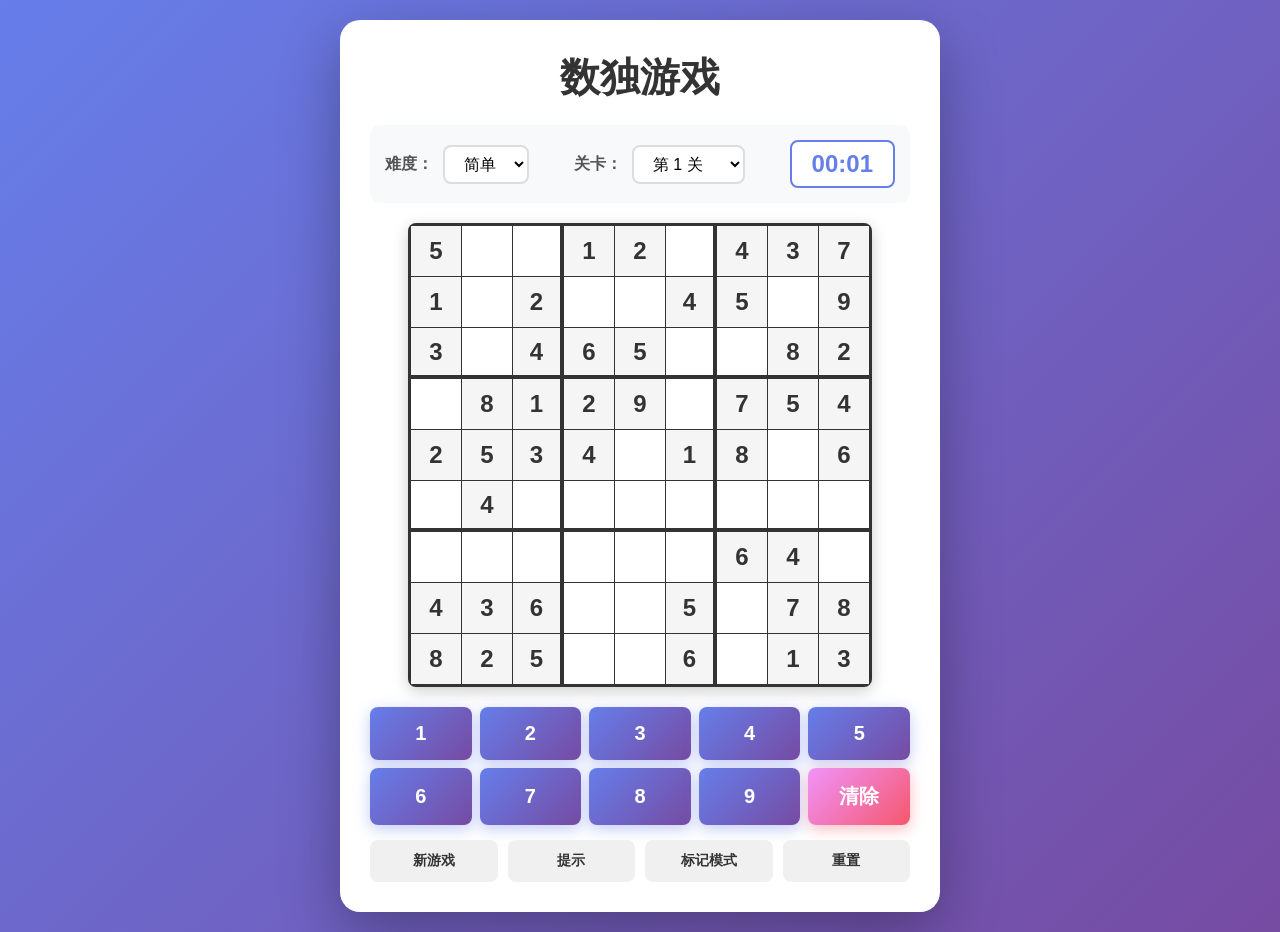
<file: index.html>
<!DOCTYPE html>
<html lang="zh-CN">
<head>
    <meta charset="UTF-8">
    <meta name="viewport" content="width=device-width, initial-scale=1.0, maximum-scale=1.0, user-scalable=no">
    <meta name="theme-color" content="#667eea">
    <meta name="apple-mobile-web-app-capable" content="yes">
    <meta name="apple-mobile-web-app-status-bar-style" content="black-translucent">
    <meta name="apple-mobile-web-app-title" content="数独">
    <title>数独游戏</title>
    <link rel="stylesheet" href="style.css">
    <link rel="manifest" href="manifest.json">
    <link rel="icon" type="image/png" sizes="192x192" href="icon-192.png">
    <link rel="icon" type="image/png" sizes="512x512" href="icon-512.png">
    <link rel="apple-touch-icon" sizes="192x192" href="icon-192.png">
</head>
<body>
    <div class="container">
        <div class="header">
            <h1>数独游戏</h1>
            <div class="game-info">
                <div class="difficulty-selector">
                    <label>难度：</label>
                    <select id="difficulty">
                        <option value="easy">简单</option>
                        <option value="medium">进阶</option>
                        <option value="expert">专家</option>
                    </select>
                </div>
                <div class="level-selector">
                    <label>关卡：</label>
                    <select id="level"></select>
                </div>
                <div class="timer">
                    <span id="timer">00:00</span>
                </div>
            </div>
        </div>

        <div class="game-area">
            <div class="sudoku-board" id="sudokuBoard"></div>
            
            <div class="controls">
                <div class="number-pad">
                    <button class="num-btn" data-num="1">1</button>
                    <button class="num-btn" data-num="2">2</button>
                    <button class="num-btn" data-num="3">3</button>
                    <button class="num-btn" data-num="4">4</button>
                    <button class="num-btn" data-num="5">5</button>
                    <button class="num-btn" data-num="6">6</button>
                    <button class="num-btn" data-num="7">7</button>
                    <button class="num-btn" data-num="8">8</button>
                    <button class="num-btn" data-num="9">9</button>
                    <button class="num-btn clear-btn" data-num="0">清除</button>
                </div>
                
                <div class="action-buttons">
                    <button id="newGameBtn">新游戏</button>
                    <button id="hintBtn">提示</button>
                    <button id="noteModeBtn">标记模式</button>
                    <button id="resetBtn">重置</button>
                </div>
            </div>
        </div>

        <div class="message" id="message"></div>
    </div>

    <div class="modal" id="winModal">
        <div class="modal-content">
            <h2>恭喜！你成功完成了数独！</h2>
            <div class="modal-buttons">
                <button id="nextLevelBtn">下一关</button>
                <button id="backBtn">返回</button>
            </div>
        </div>
    </div>

    <script src="game.js"></script>
    <script>
        if ('serviceWorker' in navigator) {
            window.addEventListener('load', () => {
                navigator.serviceWorker.register('/service-worker.js')
                    .then(registration => {
                        console.log('ServiceWorker注册成功:', registration.scope);
                    })
                    .catch(error => {
                        console.log('ServiceWorker注册失败:', error);
                    });
            });
        }
    </script>
</body>
</html>
</file>
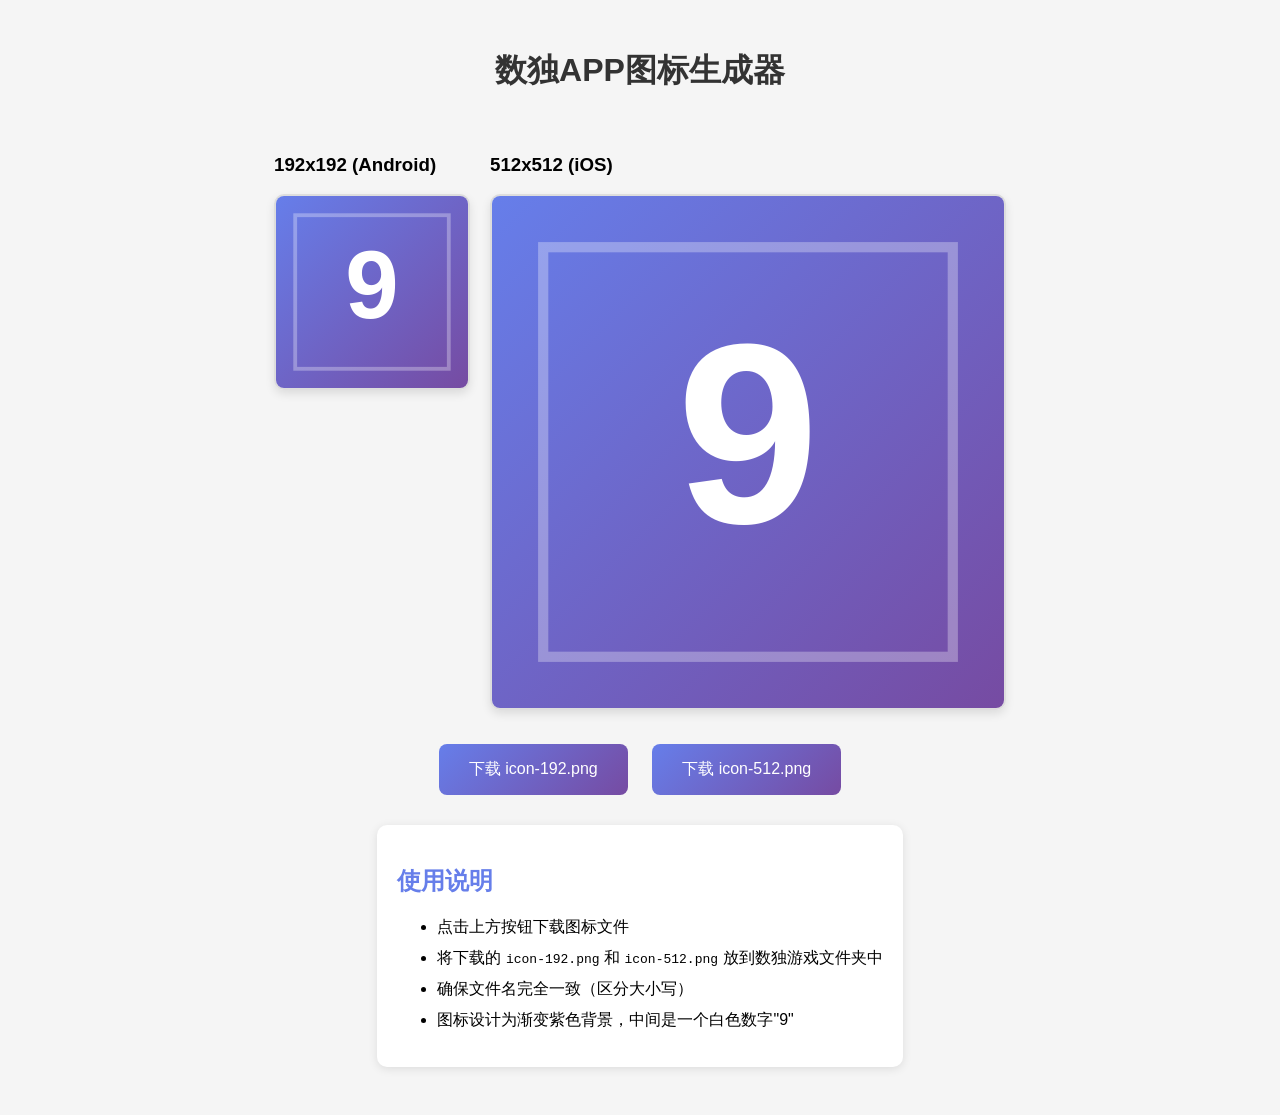
<file: generate-icon.html>
<!DOCTYPE html>
<html lang="zh-CN">
<head>
    <meta charset="UTF-8">
    <meta name="viewport" content="width=device-width, initial-scale=1.0">
    <title>生成数独APP图标</title>
    <style>
        body {
            font-family: Arial, sans-serif;
            display: flex;
            flex-direction: column;
            align-items: center;
            padding: 20px;
            background: #f5f5f5;
        }
        h1 {
            color: #333;
        }
        .canvas-container {
            display: flex;
            gap: 20px;
            margin: 20px 0;
        }
        canvas {
            border: 2px solid #ddd;
            border-radius: 10px;
            box-shadow: 0 4px 10px rgba(0,0,0,0.1);
        }
        button {
            padding: 15px 30px;
            font-size: 16px;
            background: linear-gradient(135deg, #667eea 0%, #764ba2 100%);
            color: white;
            border: none;
            border-radius: 8px;
            cursor: pointer;
            margin: 10px;
        }
        button:hover {
            transform: translateY(-2px);
            box-shadow: 0 6px 20px rgba(102, 126, 234, 0.4);
        }
        .info {
            max-width: 600px;
            background: white;
            padding: 20px;
            border-radius: 10px;
            margin: 20px 0;
            box-shadow: 0 2px 10px rgba(0,0,0,0.1);
        }
        .info h2 {
            color: #667eea;
        }
        .info ul {
            text-align: left;
        }
        .info li {
            margin: 10px 0;
        }
    </style>
</head>
<body>
    <h1>数独APP图标生成器</h1>
    
    <div class="canvas-container">
        <div>
            <h3>192x192 (Android)</h3>
            <canvas id="canvas192" width="192" height="192"></canvas>
        </div>
        <div>
            <h3>512x512 (iOS)</h3>
            <canvas id="canvas512" width="512" height="512"></canvas>
        </div>
    </div>
    
    <div>
        <button onclick="downloadIcon(192)">下载 icon-192.png</button>
        <button onclick="downloadIcon(512)">下载 icon-512.png</button>
    </div>
    
    <div class="info">
        <h2>使用说明</h2>
        <ul>
            <li>点击上方按钮下载图标文件</li>
            <li>将下载的 <code>icon-192.png</code> 和 <code>icon-512.png</code> 放到数独游戏文件夹中</li>
            <li>确保文件名完全一致（区分大小写）</li>
            <li>图标设计为渐变紫色背景，中间是一个白色数字"9"</li>
        </ul>
    </div>

    <script>
        function drawIcon(canvas, size) {
            const ctx = canvas.getContext('2d');
            
            const gradient = ctx.createLinearGradient(0, 0, size, size);
            gradient.addColorStop(0, '#667eea');
            gradient.addColorStop(1, '#764ba2');
            
            ctx.fillStyle = gradient;
            ctx.fillRect(0, 0, size, size);
            
            ctx.fillStyle = 'white';
            ctx.font = `bold ${size * 0.5}px Arial`;
            ctx.textAlign = 'center';
            ctx.textBaseline = 'middle';
            ctx.fillText('9', size / 2, size / 2);
            
            ctx.strokeStyle = 'rgba(255, 255, 255, 0.3)';
            ctx.lineWidth = size * 0.02;
            ctx.strokeRect(size * 0.1, size * 0.1, size * 0.8, size * 0.8);
        }

        function downloadIcon(size) {
            const canvas = document.getElementById(`canvas${size}`);
            const link = document.createElement('a');
            link.download = `icon-${size}.png`;
            link.href = canvas.toDataURL('image/png');
            link.click();
        }

        window.onload = function() {
            drawIcon(document.getElementById('canvas192'), 192);
            drawIcon(document.getElementById('canvas512'), 512);
        };
    </script>
</body>
</html>
</file>
<file: style.css>
* {
    margin: 0;
    padding: 0;
    box-sizing: border-box;
}

body {
    font-family: 'Arial', sans-serif;
    background: linear-gradient(135deg, #667eea 0%, #764ba2 100%);
    min-height: 100vh;
    display: flex;
    justify-content: center;
    align-items: center;
    padding: 20px;
}

.container {
    background: white;
    border-radius: 20px;
    box-shadow: 0 20px 60px rgba(0, 0, 0, 0.3);
    padding: 30px;
    max-width: 600px;
    width: 100%;
}

.header {
    text-align: center;
    margin-bottom: 20px;
}

.header h1 {
    color: #333;
    margin-bottom: 20px;
    font-size: 2.5em;
}

.game-info {
    display: flex;
    justify-content: space-between;
    align-items: center;
    flex-wrap: wrap;
    gap: 15px;
    padding: 15px;
    background: #f8f9fa;
    border-radius: 10px;
}

.difficulty-selector,
.level-selector {
    display: flex;
    align-items: center;
    gap: 10px;
}

.difficulty-selector label,
.level-selector label {
    font-weight: bold;
    color: #555;
}

select {
    padding: 8px 15px;
    border: 2px solid #ddd;
    border-radius: 8px;
    font-size: 16px;
    background: white;
    cursor: pointer;
    transition: all 0.3s;
}

select:hover {
    border-color: #667eea;
}

.timer {
    font-size: 24px;
    font-weight: bold;
    color: #667eea;
    background: white;
    padding: 8px 20px;
    border-radius: 8px;
    border: 2px solid #667eea;
}

.game-area {
    display: flex;
    flex-direction: column;
    gap: 20px;
    align-items: center;
}

.sudoku-board {
    display: grid;
    grid-template-columns: repeat(9, 1fr);
    gap: 1px;
    background: #333;
    padding: 3px;
    border-radius: 8px;
    box-shadow: 0 4px 15px rgba(0, 0, 0, 0.2);
}

.cell {
    width: 50px;
    height: 50px;
    display: flex;
    justify-content: center;
    align-items: center;
    font-size: 24px;
    font-weight: bold;
    background: white;
    cursor: pointer;
    transition: all 0.2s;
    position: relative;
    user-select: none;
}

.cell:hover {
    background: #e3f2fd;
}

.cell.selected {
    background: #bbdefb;
    border: 2px solid #2196f3;
}

.cell.highlighted {
    background: #fff9c4;
}

.cell.fixed {
    color: #333;
    background: #f5f5f5;
}

.cell.error {
    color: #d32f2f;
    background: #ffcdd2;
}

.cell.same-number {
    background: #c8e6c9;
}

.cell.highlighted.same-number {
    background: #c8e6c9;
}

.cell.fixed.same-number {
    background: #c8e6c9;
}

.cell.fixed.same-number.highlighted {
    background: #c8e6c9;
}

.cell.notes {
    display: grid;
    grid-template-columns: repeat(3, 1fr);
    grid-template-rows: repeat(3, 1fr);
    font-size: 10px;
    color: #666;
}

.cell .note {
    display: flex;
    justify-content: center;
    align-items: center;
    font-size: 12px;
    color: #666;
}

.cell:nth-child(3n) {
    border-right: 3px solid #333;
}

.cell:nth-child(9n) {
    border-right: none;
}

.cell:nth-child(n+19):nth-child(-n+27),
.cell:nth-child(n+46):nth-child(-n+54) {
    border-bottom: 3px solid #333;
}

.controls {
    width: 100%;
    display: flex;
    flex-direction: column;
    gap: 15px;
}

.number-pad {
    display: grid;
    grid-template-columns: repeat(5, 1fr);
    gap: 8px;
}

.num-btn {
    padding: 15px;
    font-size: 20px;
    font-weight: bold;
    border: none;
    border-radius: 8px;
    background: linear-gradient(135deg, #667eea 0%, #764ba2 100%);
    color: white;
    cursor: pointer;
    transition: all 0.3s;
    box-shadow: 0 4px 15px rgba(102, 126, 234, 0.4);
}

.num-btn:hover {
    transform: translateY(-2px);
    box-shadow: 0 6px 20px rgba(102, 126, 234, 0.6);
}

.num-btn:active {
    transform: translateY(0);
}

.clear-btn {
    background: linear-gradient(135deg, #f093fb 0%, #f5576c 100%);
    box-shadow: 0 4px 15px rgba(245, 87, 108, 0.4);
}

.clear-btn:hover {
    box-shadow: 0 6px 20px rgba(245, 87, 108, 0.6);
}

.action-buttons {
    display: grid;
    grid-template-columns: repeat(4, 1fr);
    gap: 10px;
}

.action-buttons button {
    padding: 12px;
    font-size: 14px;
    font-weight: bold;
    border: none;
    border-radius: 8px;
    cursor: pointer;
    transition: all 0.3s;
    background: #f0f0f0;
    color: #333;
}

.action-buttons button:hover {
    background: #e0e0e0;
    transform: translateY(-2px);
}

.action-buttons button.active {
    background: linear-gradient(135deg, #667eea 0%, #764ba2 100%);
    color: white;
}

.message {
    text-align: center;
    padding: 15px;
    border-radius: 8px;
    font-weight: bold;
    display: none;
    margin-top: 20px;
}

.message.success {
    display: block;
    background: #c8e6c9;
    color: #2e7d32;
}

.message.error {
    display: block;
    background: #ffcdd2;
    color: #d32f2f;
}

.modal {
    display: none;
    position: fixed;
    z-index: 1000;
    left: 0;
    top: 0;
    width: 100%;
    height: 100%;
    background-color: rgba(0, 0, 0, 0.5);
    align-items: center;
    justify-content: center;
}

.modal.show {
    display: flex;
}

.modal-content {
    background: white;
    padding: 30px;
    border-radius: 12px;
    text-align: center;
    max-width: 90%;
    width: 400px;
    box-shadow: 0 4px 20px rgba(0, 0, 0, 0.2);
}

.modal-content h2 {
    margin: 0 0 20px 0;
    color: #2e7d32;
    font-size: 24px;
}

.modal-buttons {
    display: flex;
    gap: 15px;
    justify-content: center;
}

.modal-buttons button {
    padding: 12px 24px;
    border: none;
    border-radius: 8px;
    font-size: 16px;
    cursor: pointer;
    transition: all 0.3s;
    background: linear-gradient(135deg, #667eea 0%, #764ba2 100%);
    color: white;
    font-weight: bold;
}

.modal-buttons button:hover {
    transform: translateY(-2px);
    box-shadow: 0 4px 12px rgba(102, 126, 234, 0.4);
}

@media (max-width: 600px) {
    .container {
        padding: 15px;
    }

    .header h1 {
        font-size: 2em;
    }

    .cell {
        width: 35px;
        height: 35px;
        font-size: 18px;
    }

    .number-pad {
        grid-template-columns: repeat(5, 1fr);
    }

    .num-btn {
        padding: 10px;
        font-size: 16px;
    }

    .action-buttons {
        grid-template-columns: repeat(2, 1fr);
    }
}
</file>
